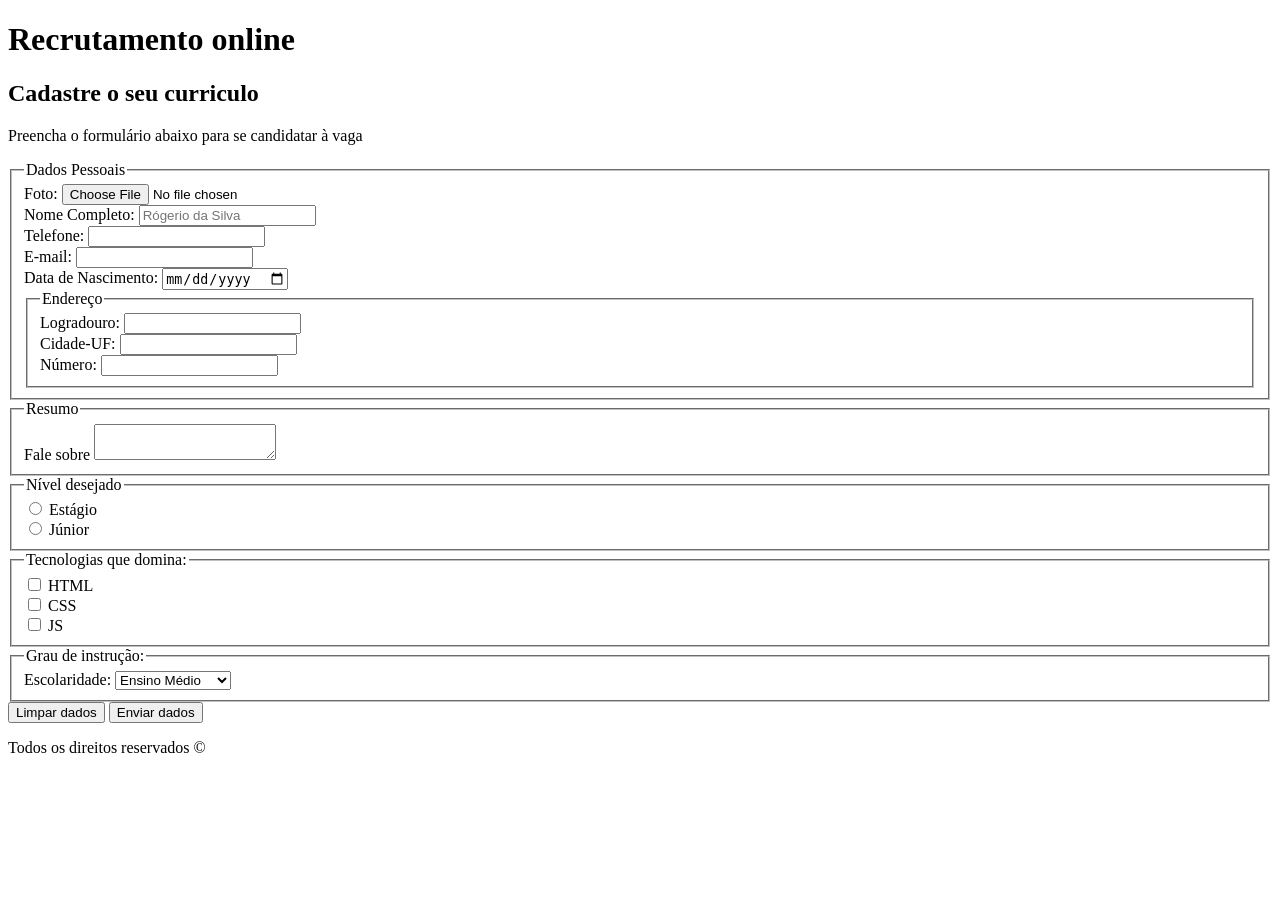
<file: Aula3/index.html>
<!DOCTYPE html>

<html lang ="pt-br"> 
       <head>
          <title>Recrutamento online</title>
          <meta charset="UTF-8" /> 
       </head>

    <body>

       <head>
          <h1>Recrutamento online</h1>
       </head>
       <main>
          <section>
             <h2>Cadastre o seu curriculo</h2>
               <form action="https://postman-echo.com/post" method="post" enctype="multipart/form-data">
                  <p>Preencha o formulário abaixo para se candidatar à vaga</p>


                  <fieldset>
                    <legend>Dados Pessoais</legend>
                    

                    <div>
                         <label for="foto_id">Foto:</label>
                         <input id="foto_id" name="foto" type="file" accept="image/*"/>
                    </div>
                    

                    <div>
                        <label for ="nome_id">Nome Completo:</label>
                        <input id="nome_id" name="nome" type="text" placeholder="Rógerio da Silva" />
                    </div>


                    <div>
                        <label for="telefone_id">Telefone:</label>
                        <input id="telefone_id" name="telefone" type="tel" required>
                    </div>


                    <div>
                        <label for="email_id">E-mail:</label>
                        <input id="email_id" name="email" type="email">
                    </div>


                    <div>
                        <label for="data_nasc_id">Data de Nascimento:</label>
                        <input id="data_nasc_id" name="data_nasc" type="date">
                    </div>



                      <fieldset>


                        <legend>Endereço</legend>

                      <div>
                        <label for="Logradouro_id">Logradouro:</label>
                        <input id="Logradouro_id" name="Logradouro" type="text">
                      </div>


                      <div>
                        <label for="cidade_id">Cidade-UF:</label>
                        <input id="cidade_id" name="cidade" type="text">
                      </div>


                      <div>
                        <label for="numero_id">Número:</label>
                        <input id="numero_id" name="numero" type="number">
                      </div>


                      </fieldset>
                  </fieldset> 



                      <fieldset>
                        <legend>Resumo</legend>
                        <div>
                            <label for ="resumo_id">Fale sobre </label>
                            <textarea id="resumo_id" name="resumo"></textarea>
                        </div>
                      </fieldset>


                      <fieldset>
                        <legend>Nível desejado</legend>
                        <div>
                            <input id="nivel_estagio_id" 
                                   name="nivel_estagio" 
                                   type="radio"
                                   value="estagio">
                            <label for="nivel_estagio_id">Estágio</label>
                        </div>

                        <div>
                            <input id="nivel_junior_id"
                                      name="nivel_junior" 
                                      type="radio"
                                      value="junior">
                            <label for="nivel_junior_id">Júnior</label>
                        </div>
                      </fieldset>

                      <fieldset>
                        <legend>Tecnologias que domina:</legend>

                        <div>
                            <input id="tec_html_id"
                                   name="tecnologias" 
                                   type="checkbox"
                                   value="html">
                            <label for="tec_html_id">HTML</label>
                        </div>

                        <div>
                            <input id="tec_css_id"
                                   name="tecnologias" 
                                   type="checkbox"
                                   value="css">
                            <label for="tec_css_id">CSS</label>
                        </div>

                        <div>
                            <input id="tec_js_id"
                                   name="tecnologias" 
                                   type="checkbox"
                                   value="js">
                            <label for="tec_js_id">JS</label>
                        </div>

                      </fieldset>


                      <fieldset>
                        <legend>Grau de instrução:</legend>
                        <div>
                            <label for="escolaridade_id">Escolaridade:</label>
                            <select id="escolaridade_id" name="escolaridade">
                                <option value="medio">Ensino Médio</option>
                                <option value="graduacao">Graduação</option>
                                <option value="pos">Pós-Graduação</option>
                            </select>
                        </div>
                      </fieldset>
                      
                       <div>
                        <button type="reset">Limpar dados</button>
                        <button type="submit">Enviar dados</button>
                       </div>
               </form>
          </section>
       </main>
       <footer>
          <p>Todos os direitos reservados &copy;</p>
       </footer>
    </body>
</html>
</file>
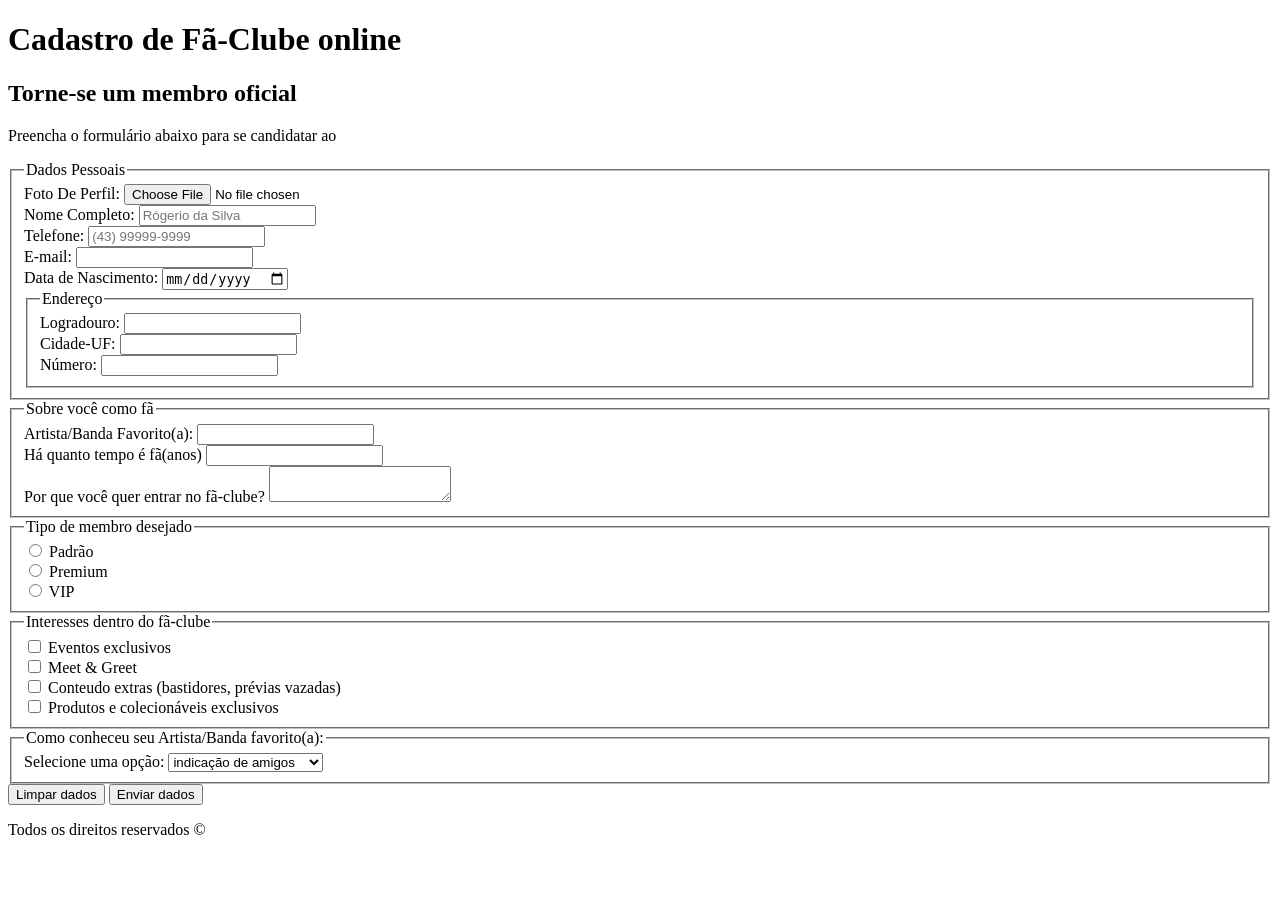
<file: Aula4/index.html>
<!DOCTYPE html>

<html lang ="pt-br"> 
       <head>
          <title>Cadastro de Fã-Clube online</title>
          <meta charset="UTF-8" /> 
       </head>

    <body>

       <header>
          <h1>Cadastro de Fã-Clube online</h1>
       </header>
       <main>
          <section>
             <h2>Torne-se um membro oficial</h2>
               <form action="https://postman-echo.com/post" method="post" enctype="multipart/form-data">
                  <p>Preencha o formulário abaixo para se candidatar ao</p>


                  <fieldset>
                    <legend>Dados Pessoais</legend>
                    

                    <div>
                         <label for="foto_id">Foto De Perfil:</label>
                         <input id="foto_id" name="foto" type="file" accept="image/*"/>
                    </div>
                    

                    <div>
                        <label for ="nome_id">Nome Completo:</label>
                        <input id="nome_id" name="nome" type="text" placeholder="Rógerio da Silva" />
                    </div>


                    <div>
                        <label for="telefone_id">Telefone:</label>
                        <input id="telefone_id" name="telefone" type="tel"
                               placeholder="(43) 99999-9999"
                               pattern="\(\d{2}\) \d{4,5}-\d{4}"
                               title="Formato esperado: (DD) 99999-9999"
                               required>
                    </div>


                    <div>
                        <label for="email_id">E-mail:</label>
                        <input id="email_id" name="email" type="email">
                    </div>


                    <div>
                        <label for="data_nasc_id">Data de Nascimento:</label>
                        <input id="data_nasc_id" name="data_nasc" type="date">
                    </div>



                      <fieldset>


                        <legend>Endereço</legend>

                      <div>
                        <label for="Logradouro_id">Logradouro:</label>
                        <input id="Logradouro_id" name="Logradouro" type="text">
                      </div>


                      <div>
                        <label for="cidade_id">Cidade-UF:</label>
                        <input id="cidade_id" name="cidade" type="text">
                      </div>


                      <div>
                        <label for="numero_id">Número:</label>
                        <input id="numero_id" name="numero" type="number">
                      </div>


                      </fieldset>
                  </fieldset> 



                      <fieldset>
                        <legend>Sobre você como fã</legend>

                        <div>
                            <label for="artista_id">Artista/Banda Favorito(a):</label>
                            <input id="artista_id" name="artista" type="text">
                        </div>

                        <div>
                            <label for="tempo_id">Há quanto tempo é fã(anos)</label>
                            <input id="tempo_id" name="tempo" type="number">
                        </div>

                        <div>
                            <label for="porque_id">Por que você quer entrar no fã-clube?</label>
                            <textarea id="porque_id" name="porque"></textarea>
                        </div>
                      </fieldset>


                      <fieldset>
                        <legend>Tipo de membro desejado</legend>
                        <div>
                            <input id="nivel_padrao_id" 
                                   name="tipo_membro" 
                                   type="radio"
                                   value="padrao">
                            <label for="nivel_padrao_id">Padrão</label>
                        </div>

                        <div>
                            <input id="nivel_premium_id"
                                      name="tipo_membro" 
                                      type="radio"
                                      value="premium">
                            <label for="nivel_premium_id">Premium</label>
                        </div>

                        <div>
                            <input id="nivel_vip_id"
                                      name="tipo_membro" 
                                      type="radio"
                                      value="vip">
                            <label for="nivel_vip_id">VIP</label>
                        </div>
                      </fieldset>


                      <fieldset>
                        <legend>Interesses dentro do fã-clube</legend>

                        <div>
                            <input id="eventos_exclusivos_id"
                                   name="interesses" 
                                   type="checkbox"
                                   value="exclusivos">
                            <label for="eventos_exclusivos_id">Eventos exclusivos</label>
                        </div>

                        <div>
                            <input id="meet_greet_id"
                                   name="interesses"
                                   type="checkbox"
                                   value="meet_greet">
                            <label for="meet_greet_id">Meet & Greet</label>
                        </div>

                        <div>
                            <input id="conteudo_extra_id"
                                   name="interesses"
                                   type="checkbox"
                                   value="conteudo_extra">
                            <label for="conteudo_extra_id">Conteudo extras (bastidores, prévias vazadas)</label>
                        </div>


                        <div>
                            <input id="produtos_colecionaveis_id"
                                   name="interesses"
                                   type="checkbox"
                                   value="produtos_colecionaveis">
                            <label for="produtos_colecionaveis_id">Produtos e colecionáveis exclusivos</label>
                        </div>

                      </fieldset>


                      <fieldset>
                        <legend>Como conheceu seu Artista/Banda favorito(a):</legend>
                        <div>
                            <label for="opcao_id">Selecione uma opção:</label>
                            <select id="opcao_id" name="descoberta">
                                <option value="amigos">indicação de amigos</option>
                                <option value="redes_sociais">redes sociais</option>
                                <option value="show">assistindo a um show</option>
                                <option value="streaming">plataforma de streams</option>
                                <option value="outros">outros</option>
                            </select>
                        </div>
                      </fieldset>
                      
                       <div>
                        <button type="reset">Limpar dados</button>
                        <button type="submit">Enviar dados</button>
                       </div>
               </form>
          </section>
       </main>
       <footer>
          <p>Todos os direitos reservados &copy;</p>
       </footer>
    </body>
</html>
</file>
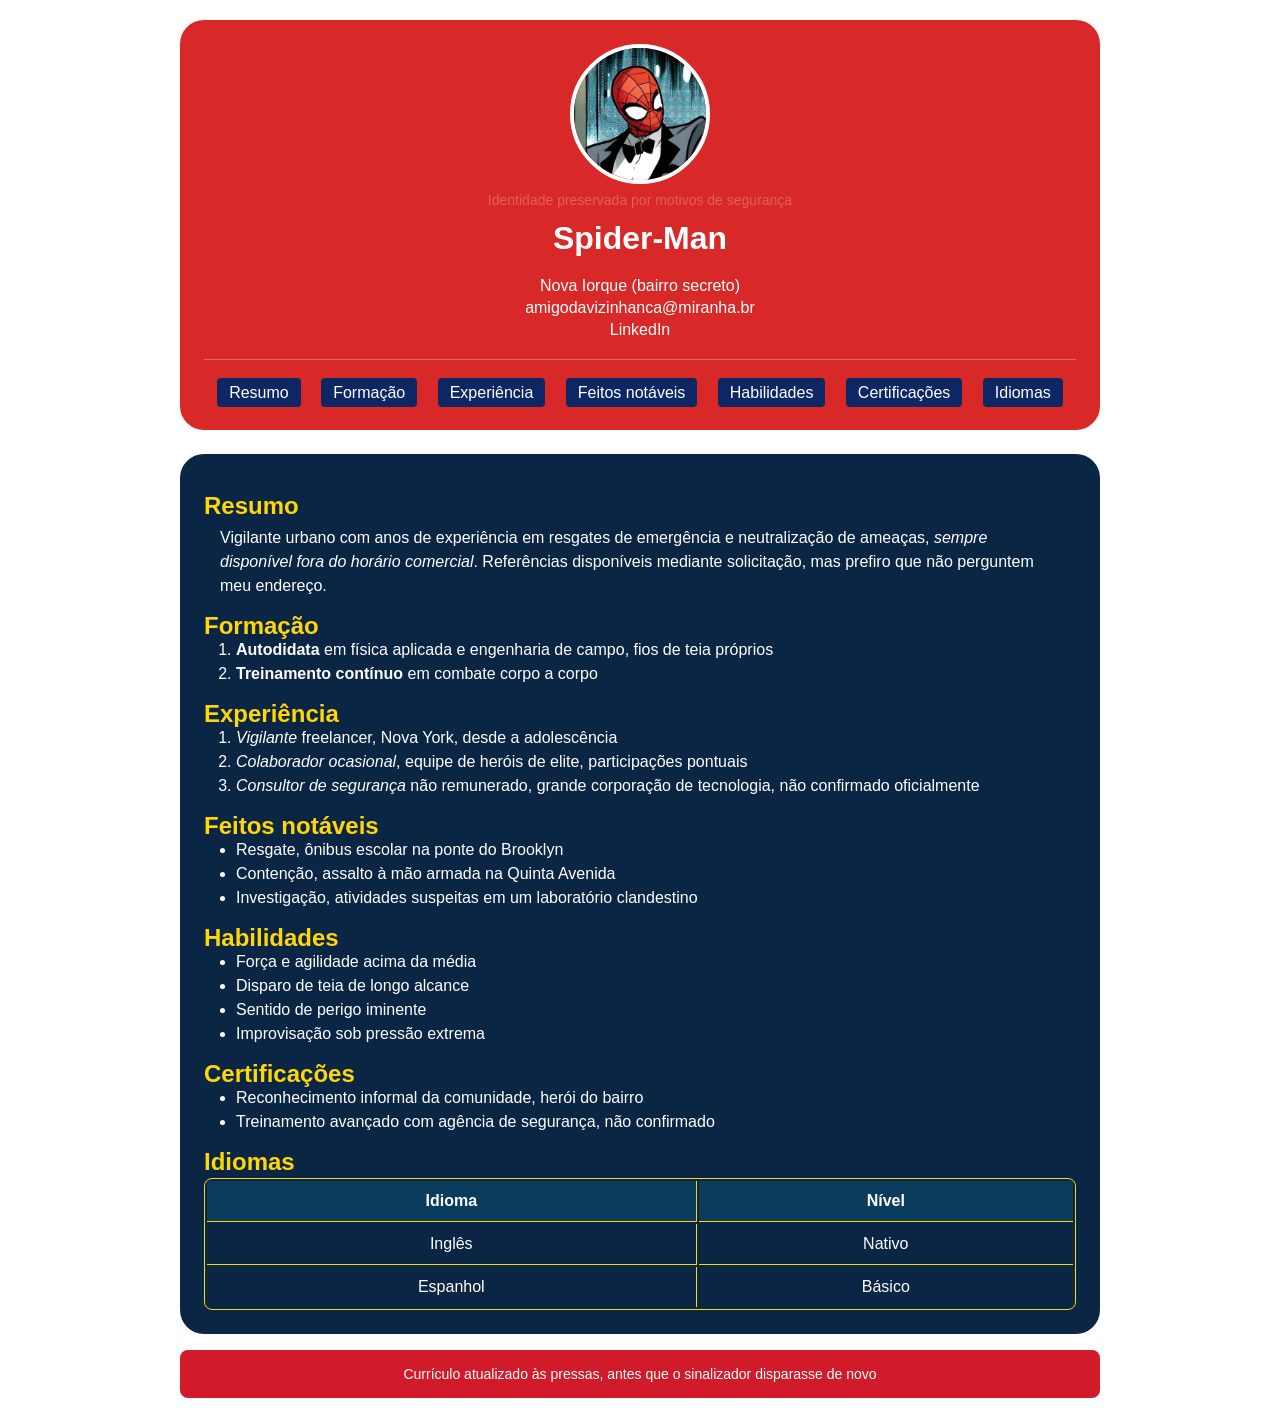
<file: Aula5/index.html>
<!DOCTYPE html>
<html lang="pt-br">
<head>
  <meta charset="UTF-8" />
  <meta name="viewport" content="width=device-width, initial-scale=1.0" />
  <title>Currículo Spider-Man</title>
  <link rel="stylesheet" href="./styles/global.css">
</head>
<body>
  <header>
    <figure>
      <img src="./imagens/miranha (1).jpg" alt="Foto de perfil, pessoa mascarada com traje vermelho e azul" />
      <figcaption>Identidade preservada por motivos de segurança</figcaption>
    </figure>
    <h1>Spider-Man</h1>
    <div class="header-info">
      <p>Nova Iorque (bairro secreto)</p>
      <p>
        <a href="mailto:amigodavizinhanca@miranha.br">amigodavizinhanca@miranha.br</a>
      </p>
      <p>
        <a href="https://www.linkedin.com/in/miranha/">LinkedIn</a>
      </p>
      <nav>
        <ul>
          <li><a href="#resumo">Resumo</a></li>
          <li><a href="#formacao">Formação</a></li>
          <li><a href="#experiencia">Experiência</a></li>
          <li><a href="#feitos">Feitos notáveis</a></li>
          <li><a href="#habilidades">Habilidades</a></li>
          <li><a href="#certificacoes">Certificações</a></li>
          <li><a href="#idiomas">Idiomas</a></li>
        </ul>
      </nav>
    </div>
  </header>

  <main>
    <section id="resumo">
      <h2>Resumo</h2>
      <p>
        Vigilante urbano com anos de experiência em resgates de emergência e neutralização de ameaças,
        <em>sempre disponível fora do horário comercial</em>. Referências disponíveis mediante solicitação,
        mas prefiro que não perguntem meu endereço.
      </p>
    </section>

    <section id="formacao">
      <h2>Formação</h2>
      <ol>
        <li><strong>Autodidata</strong> em física aplicada e engenharia de campo, fios de teia próprios</li>
        <li><strong>Treinamento contínuo</strong> em combate corpo a corpo</li>
      </ol>
    </section>

    <section id="experiencia">
      <h2>Experiência</h2>
      <ol>
        <li><em>Vigilante</em> freelancer, Nova York, desde a adolescência</li>
        <li><em>Colaborador ocasional</em>, equipe de heróis de elite, participações pontuais</li>
        <li><em>Consultor de segurança</em> não remunerado, grande corporação de tecnologia, não confirmado oficialmente</li>
      </ol>
    </section>

    <section id="feitos">
      <h2>Feitos notáveis</h2>
      <ul>
        <li>Resgate, ônibus escolar na ponte do Brooklyn</li>
        <li>Contenção, assalto à mão armada na Quinta Avenida</li>
        <li>Investigação, atividades suspeitas em um laboratório clandestino</li>
      </ul>
    </section>

    <section id="habilidades">
      <h2>Habilidades</h2>
      <ul>
        <li>Força e agilidade acima da média</li>
        <li>Disparo de teia de longo alcance</li>
        <li>Sentido de perigo iminente</li>
        <li>Improvisação sob pressão extrema</li>
      </ul>
    </section>

    <section id="certificacoes">
      <h2>Certificações</h2>
      <ul>
        <li>Reconhecimento informal da comunidade, herói do bairro</li>
        <li>Treinamento avançado com agência de segurança, não confirmado</li>
      </ul>
    </section>

    <section id="idiomas">
      <h2>Idiomas</h2>
      <table>
        <thead>
          <tr>
            <th scope="col">Idioma</th>
            <th scope="col">Nível</th>
          </tr>
        </thead>
        <tbody>
          <tr>
            <td>Inglês</td>
            <td>Nativo</td>
          </tr>
          <tr>
            <td>Espanhol</td>
            <td>Básico</td>
          </tr>
        </tbody>
      </table>
    </section>
  </main>

  <footer>
    <p>Currículo atualizado às pressas, antes que o sinalizador disparasse de novo</p>
  </footer>
</body>

</html>
</file>
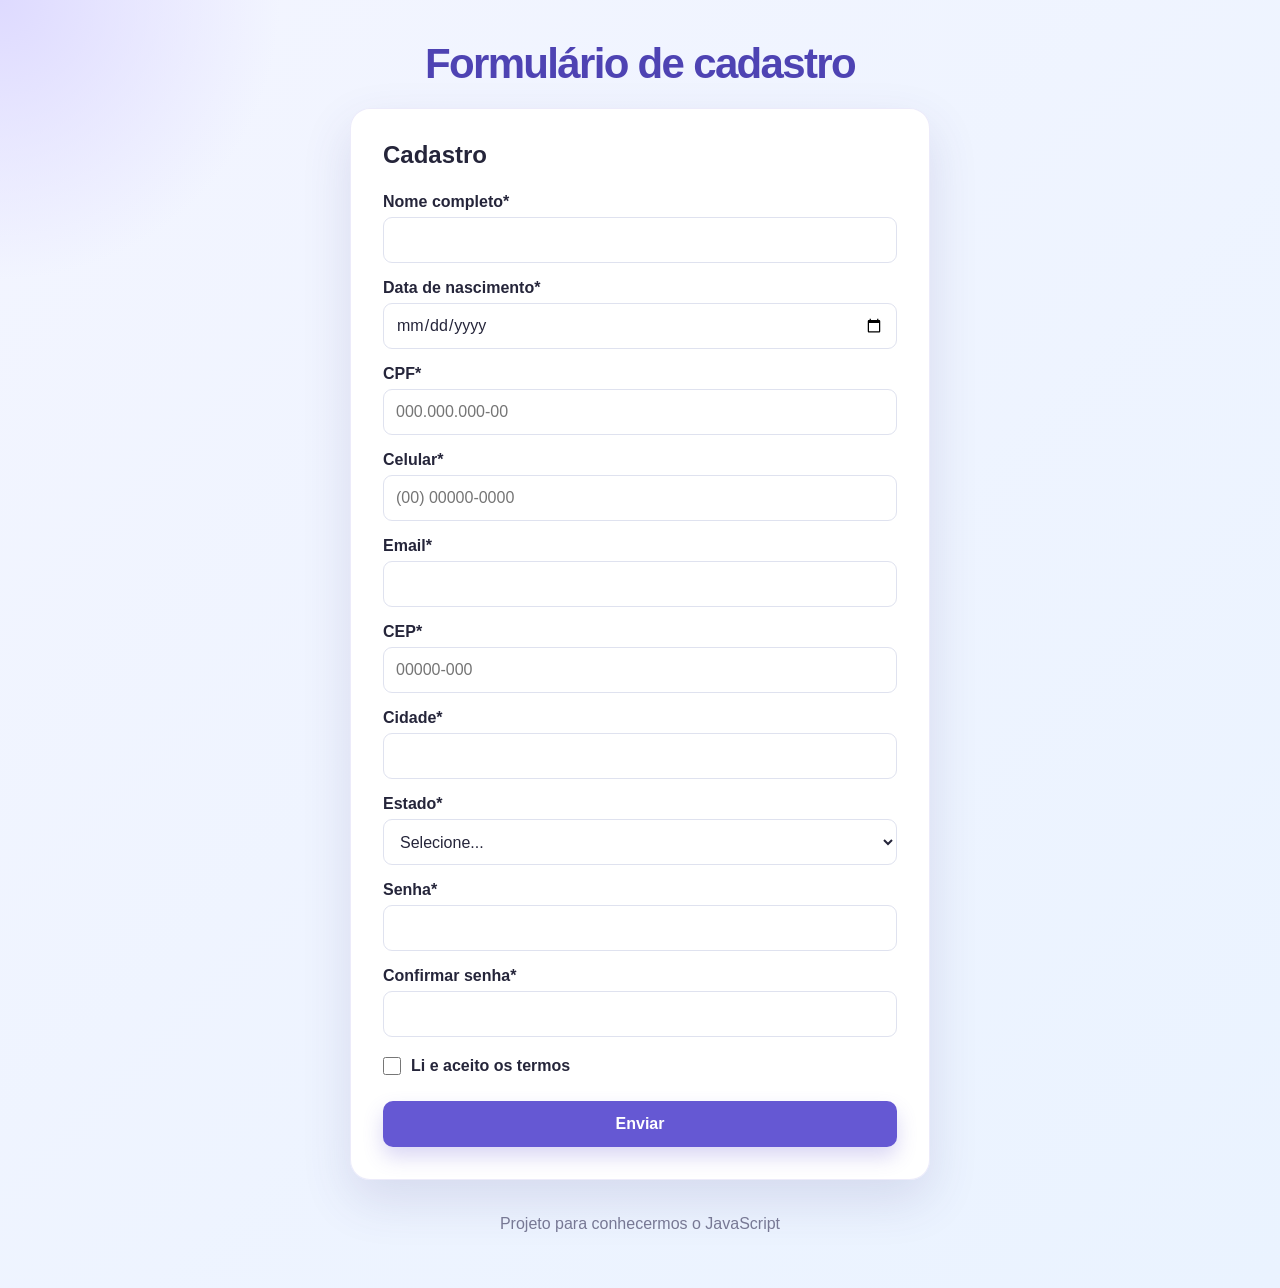
<file: Aula8/index.html>
<!DOCTYPE html>
<html lang="pt-BR">
<head>
  <meta charset="UTF-8">
  <meta name="viewport" content="width=device-width, initial-scale=1.0">
  <link rel="stylesheet" href="style.css">
  <script src="index.js" defer></script>
  <title>Formulário validado</title>
</head>
<body>
  <header>
    <h1>Formulário de cadastro</h1>
  </header>
  <main>
    <h2>Cadastro</h2>
    <form id="cadastro" novalidate>
      <label for="nome">Nome completo*</label>
      <input type="text" id="nome" autocomplete="name">
      <p id="erro-nome" class="oculto"></p>

      <label for="nascimento">Data de nascimento*</label>
      <input type="date" id="nascimento">
      <p id="erro-nascimento" class="oculto"></p>

      <label for="cpf">CPF*</label>
      <input type="text" id="cpf" placeholder="000.000.000-00" inputmode="numeric">
      <p id="erro-cpf" class="oculto"></p>

      <label for="celular">Celular*</label>
      <input type="text" id="celular" placeholder="(00) 00000-0000" inputmode="numeric">
      <p id="erro-celular" class="oculto"></p>

      <label for="email">Email*</label>
      <input type="email" id="email" autocomplete="email">
      <p id="erro-email" class="oculto"></p>

      <label for="cep">CEP*</label>
      <input type="text" id="cep" placeholder="00000-000" inputmode="numeric">
      <p id="erro-cep" class="oculto"></p>

      <label for="cidade">Cidade*</label>
      <input type="text" id="cidade">
      <p id="erro-cidade" class="oculto"></p>

      <label for="estado">Estado*</label>
      <select id="estado">
        <option value="">Selecione...</option>
        <option>AC</option><option>AL</option><option>AP</option><option>AM</option>
        <option>BA</option><option>CE</option><option>DF</option><option>ES</option>
        <option>GO</option><option>MA</option><option>MT</option><option>MS</option>
        <option>MG</option><option>PA</option><option>PB</option><option>PR</option>
        <option>PE</option><option>PI</option><option>RJ</option><option>RN</option>
        <option>RS</option><option>RO</option><option>RR</option><option>SC</option>
        <option>SP</option><option>SE</option><option>TO</option>
      </select>
      <p id="erro-estado" class="oculto"></p>

      <label for="senha">Senha*</label>
      <input type="password" id="senha" autocomplete="new-password">
      <p id="erro-senha" class="oculto"></p>

      <label for="confirmar-senha">Confirmar senha*</label>
      <input type="password" id="confirmar-senha" autocomplete="new-password">
      <p id="erro-confirmar-senha" class="oculto"></p>

      <label>
        <input type="checkbox" id="termos">
        Li e aceito os termos
      </label>
      <p id="erro-termos" class="oculto"></p>

      <button type="submit">Enviar</button>
      <p id="concluido" class="oculto"></p>
    </form>
  </main>
  <footer>
    <p>Projeto para conhecermos o JavaScript</p>
  </footer>
</body>
</html>
</file>
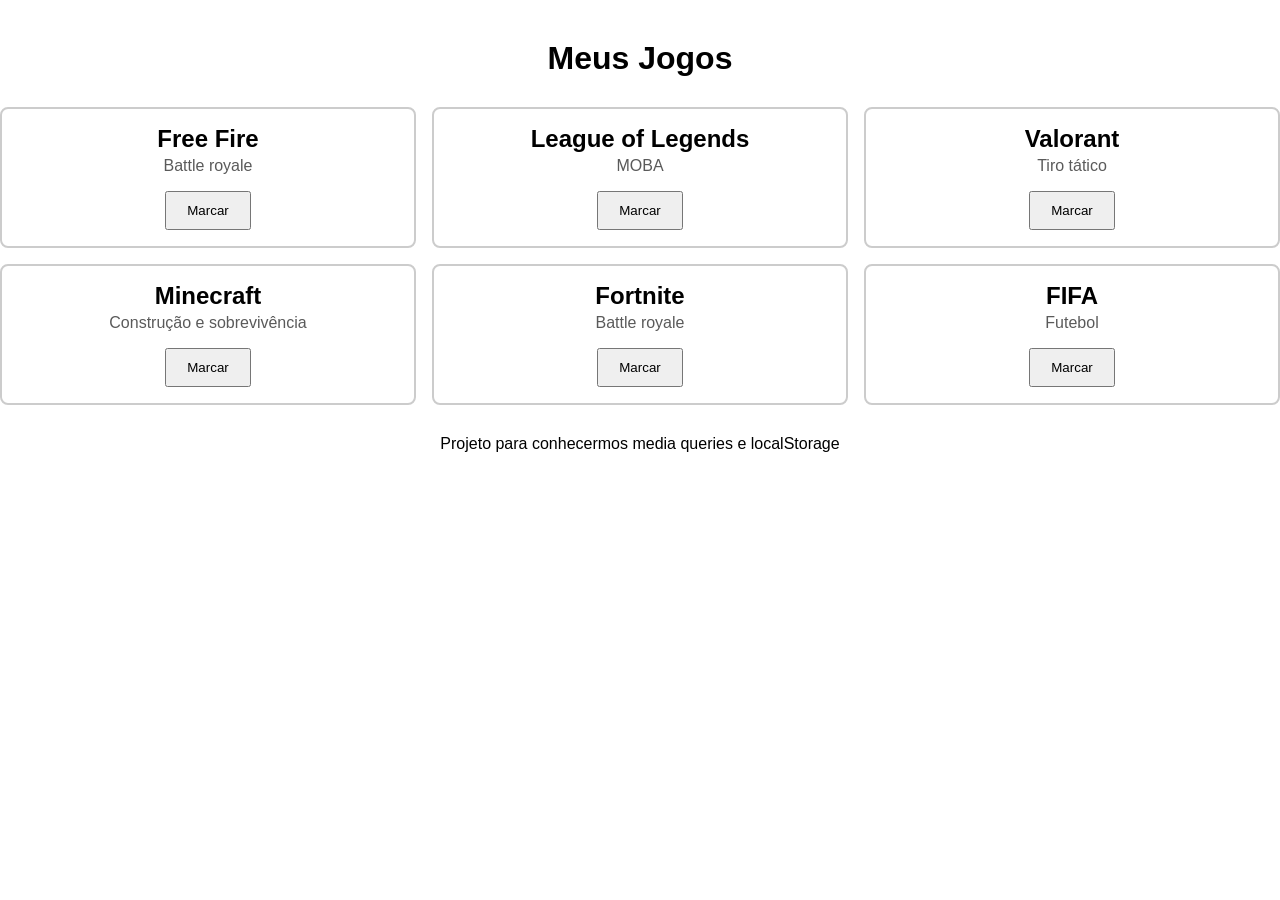
<file: Aula9/index.html>
<!DOCTYPE html>
<html lang="pt-BR">
<head>
  <meta charset="UTF-8">
  <meta name="viewport" content="width=device-width, initial-scale=1.0">
  <link rel="stylesheet" href="style.css">
  <script src="index.js" defer></script>
  <title>Meus Jogos</title>
</head>
<body>
  <header>
    <h1>Meus Jogos</h1>
  </header>
  <main>
    <section class="container-cards">

      <div class="card" id="free-fire">
        <h2>Free Fire</h2>
        <p>Battle royale</p>
        <button type="button" onclick="marcar('free-fire', 'Free Fire')">Marcar</button>
      </div>

      <div class="card" id="lol">
        <h2>League of Legends</h2>
        <p>MOBA</p>
        <button type="button" onclick="marcar('lol', 'League of Legends')">Marcar</button>
      </div>

      <div class="card" id="valorant">
        <h2>Valorant</h2>
        <p>Tiro tático</p>
        <button type="button" onclick="marcar('valorant', 'Valorant')">Marcar</button>
      </div>

      <div class="card" id="minecraft">
        <h2>Minecraft</h2>
        <p>Construção e sobrevivência</p>
        <button type="button" onclick="marcar('minecraft', 'Minecraft')">Marcar</button>
      </div>

      <div class="card" id="fortnite">
        <h2>Fortnite</h2>
        <p>Battle royale</p>
        <button type="button" onclick="marcar('fortnite', 'Fortnite')">Marcar</button>
      </div>

      <div class="card" id="fifa">
        <h2>FIFA</h2>
        <p>Futebol</p>
        <button type="button" onclick="marcar('fifa', 'FIFA')">Marcar</button>
      </div>

    </section>
  </main>
  <footer>
    <p>Projeto para conhecermos media queries e localStorage</p>
  </footer>
</body>
</html>
</file>
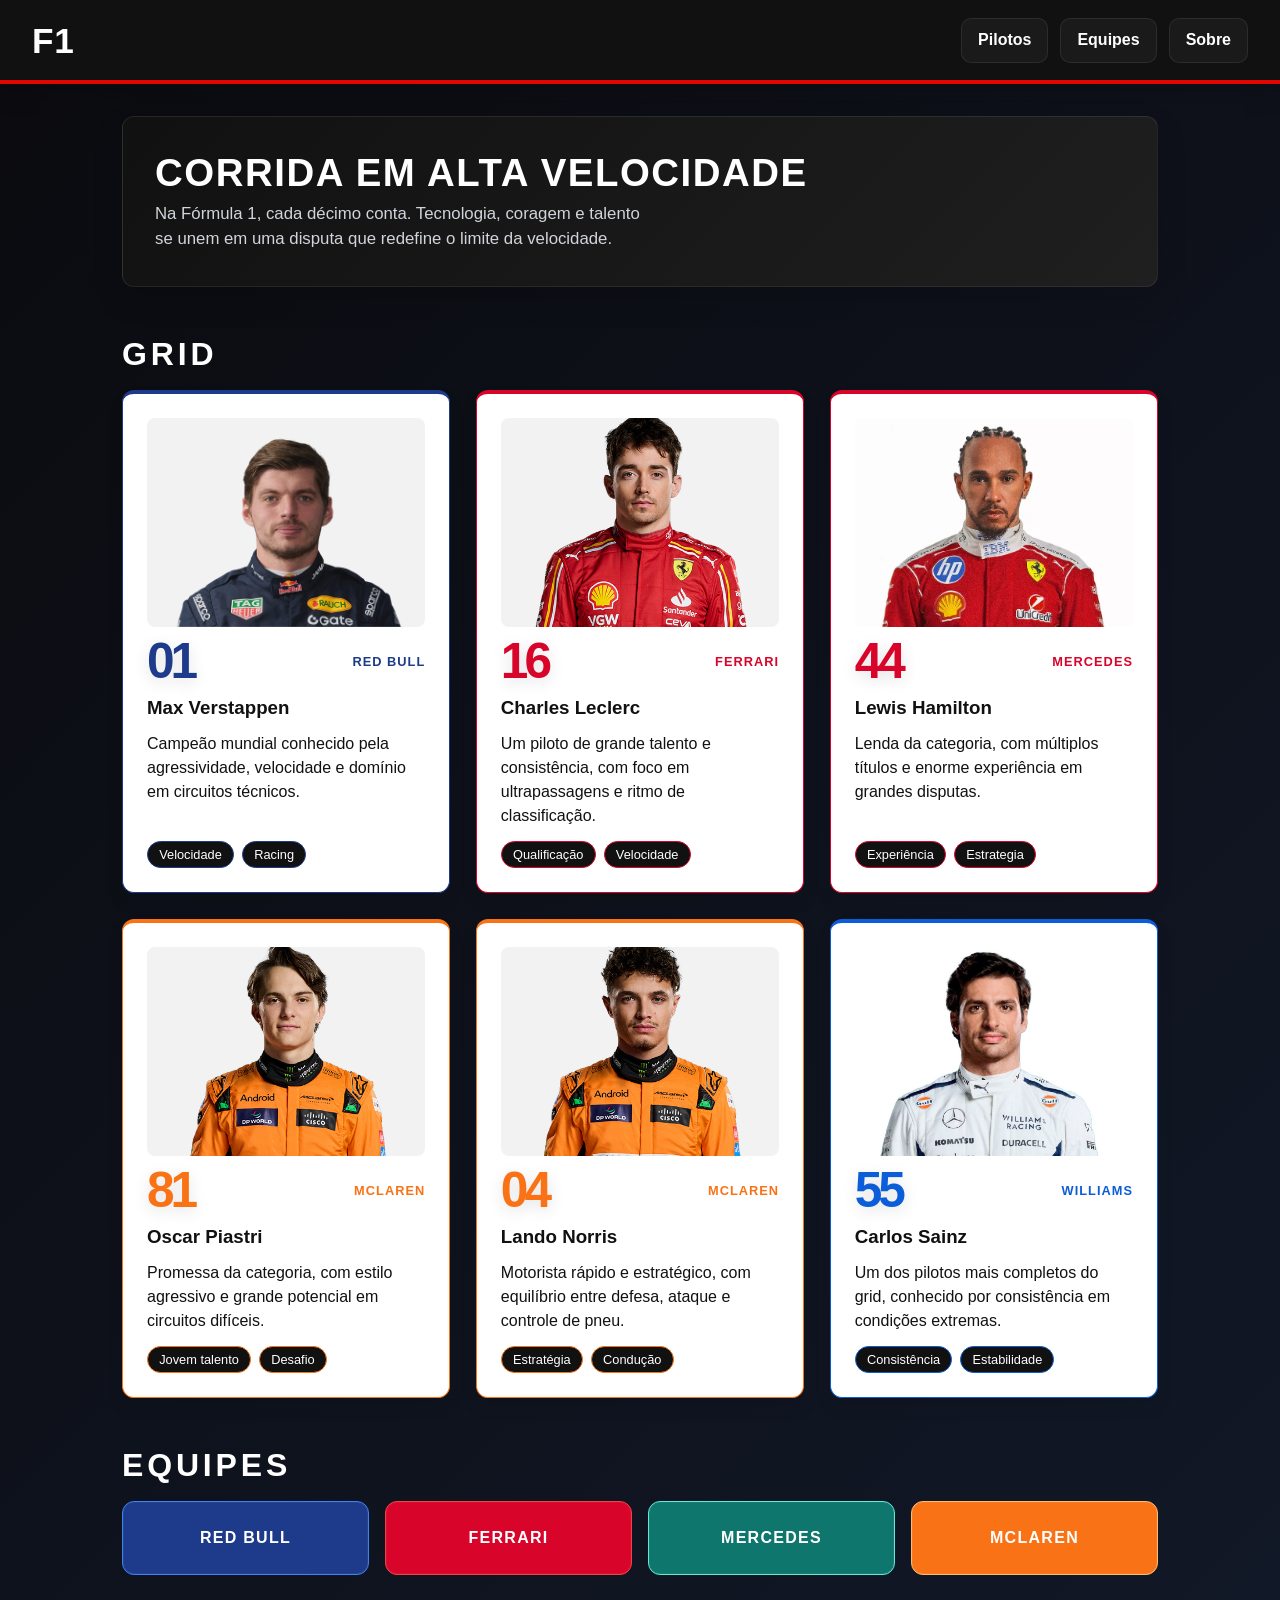
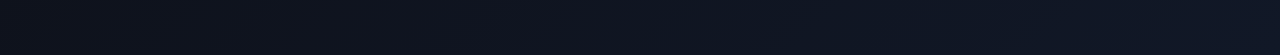
<file: Aula6/atividade/index.html>
<!DOCTYPE html>
<html lang="pt-br">
<head>
  <meta charset="UTF-8">
  <meta name="viewport" content="width=device-width, initial-scale=1.0">
  <link rel="stylesheet" href="./style.css">
  <title>Fórmula 1</title>
</head>
<body>
  <header class="cabecalho">
    <div class="cabecalho-principal">
      <h1 class="logo">F1</h1>
    </div>
    <nav class="menu">
      <a href="#modelos">Pilotos</a>
      <a href="#categorias">Equipes</a>
      <a href="#sobre">Sobre</a>
    </nav>
  </header>

  <main>
    <section class="destaque">
      <div class="destaque-texto">
        <h2>Corrida em alta velocidade</h2>
        <p>Na Fórmula 1, cada décimo conta. Tecnologia, coragem e talento se unem em uma disputa que redefine o limite da velocidade.</p>
      </div>
    </section>

    <section id="modelos">
      <h2>Grid</h2>
      <div class="grade-modelos">
        <article class="modelo">
          <img class="modelo-imagem" src="./imagens/verstapen.png" alt="Competidor de Fórmula 1 com capacete">
          <div class="cabecalho-modelo">
            <p class="modelo-nome">01</p>
            <span class="equipe">Red Bull</span>
          </div>
          <h3>Max Verstappen</h3>
          <p>Campeão mundial conhecido pela agressividade, velocidade e domínio em circuitos técnicos.</p>
          <div class="etiquetas"><span>Velocidade</span><span>Racing</span></div>
        </article>

        <article class="modelo">
          <img class="modelo-imagem leclerc" src="./imagens/leclerc.png" alt="Charles Leclerc">
          <div class="cabecalho-modelo">
            <p class="modelo-nome">16</p>
            <span class="equipe">Ferrari</span>
          </div>
          <h3>Charles Leclerc</h3>
          <p>Um piloto de grande talento e consistência, com foco em ultrapassagens e ritmo de classificação.</p>
          <div class="etiquetas"><span>Qualificação</span><span>Velocidade</span></div>
        </article>

        <article class="modelo">
          <img class="modelo-imagem" src="./imagens/hamilton-ferrari-2.webp" alt="Lewis Hamilton">
          <div class="cabecalho-modelo">
            <p class="modelo-nome">44</p>
            <span class="equipe">Mercedes</span>
          </div>
          <h3>Lewis Hamilton</h3>
          <p>Lenda da categoria, com múltiplos títulos e enorme experiência em grandes disputas.</p>
          <div class="etiquetas"><span>Experiência</span><span>Estrategia</span></div>
        </article>

        <article class="modelo">
          <img class="modelo-imagem piastri" src="./imagens/piastri_certo.png" alt="Oscar Piastri">
          <div class="cabecalho-modelo">
            <p class="modelo-nome">81</p>
            <span class="equipe">McLaren</span>
          </div>
          <h3>Oscar Piastri</h3>
          <p>Promessa da categoria, com estilo agressivo e grande potencial em circuitos difíceis.</p>
          <div class="etiquetas"><span>Jovem talento</span><span>Desafio</span></div>
        </article>

        <article class="modelo">
          <img class="modelo-imagem norris" src="./imagens/norris.png" alt="Lando Norris">
          <div class="cabecalho-modelo">
            <p class="modelo-nome">04</p>
            <span class="equipe">McLaren</span>
          </div>
          <h3>Lando Norris</h3>
          <p>Motorista rápido e estratégico, com equilíbrio entre defesa, ataque e controle de pneu.</p>
          <div class="etiquetas"><span>Estratégia</span><span>Condução</span></div>
        </article>

        <article class="modelo">
          <img class="modelo-imagem" src="./imagens/carlos-sainz-williams.jpg" alt="Carlos Sainz">
          <div class="cabecalho-modelo">
            <p class="modelo-nome">55</p>
            <span class="equipe">Williams</span>
          </div>
          <h3>Carlos Sainz</h3>
          <p>Um dos pilotos mais completos do grid, conhecido por consistência em condições extremas.</p>
          <div class="etiquetas"><span>Consistência</span><span>Estabilidade</span></div>
        </article>
      </div>
    </section>

    <section id="categorias">
      <h2>Equipes</h2>
      <div class="linha-categorias">
        <div class="categoria">Red Bull</div>
        <div class="categoria">Ferrari</div>
        <div class="categoria">Mercedes</div>
        <div class="categoria">McLaren</div>
      </div>
    </section>
  </main>

</body>
</html>
</file>
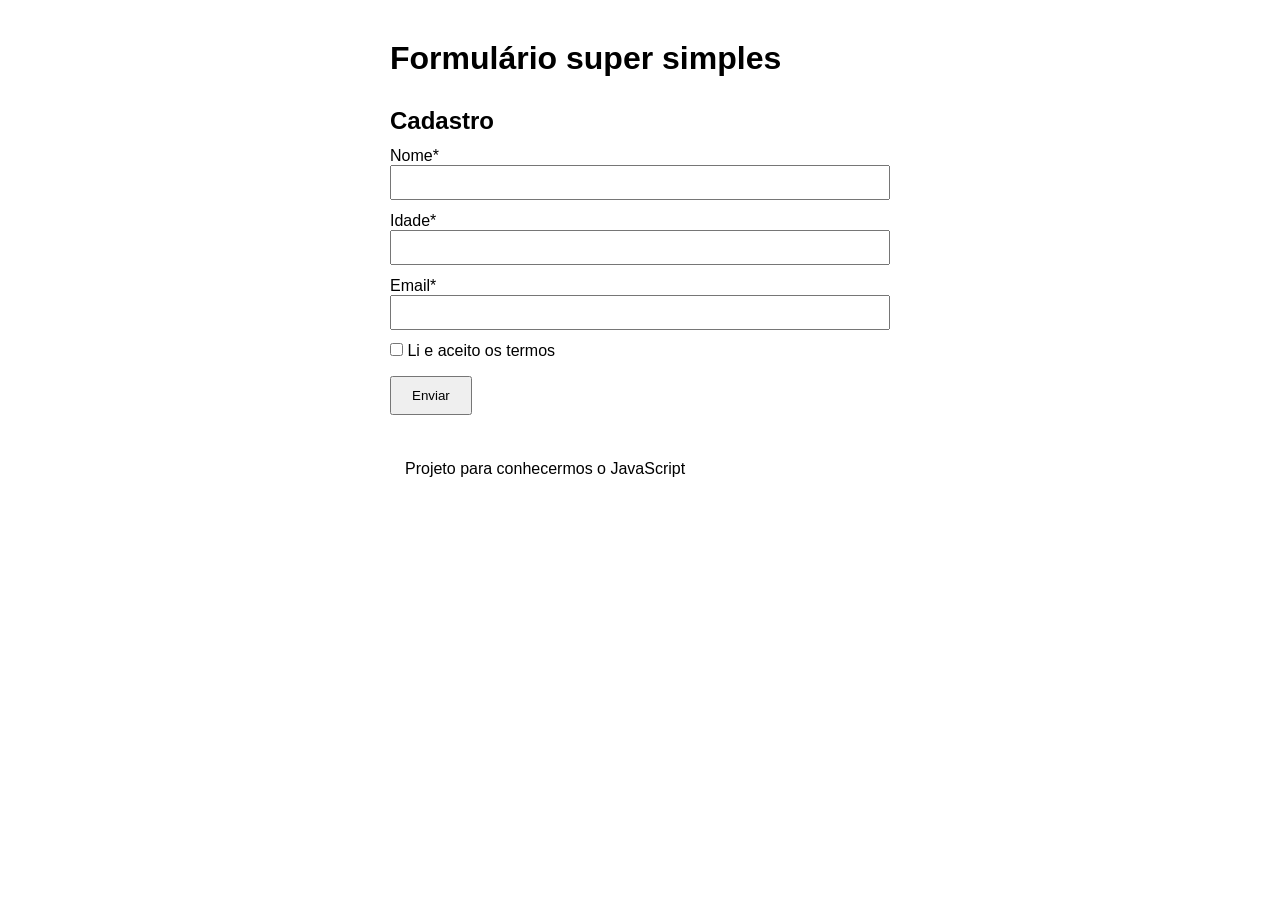
<file: Aula7/index (1).html>
<!DOCTYPE html>
<html lang="pt-br">
<head>
  <meta charset="UTF-8">
  <meta name="viewport" content="width=device-width, initial-scale=1.0">
  <title>Aprendendo JavaScript</title>
  <link rel="stylesheet" href="./styles/global.css">
  <script src="./scripts/index (3).js" defer></script>
</head>
<body>
  <header>
    <h1>Formulário super simples</h1>
  </header>

  <main>
    <h2>Cadastro</h2>
    <form id="cadastro">

      <label for="nome">Nome*</label>
      <input type="text" id="nome">
      <p id="erro-nome" class="oculto"></p>

      <label for="idade">Idade*</label>
      <input type="number" id="idade">
      <p id="erro-idade" class="oculto"></p>

      <label for="email">Email*</label>
      <input type="email" id="email">
      <p id="erro-email" class="oculto"></p>

      <label for="termos">
        <input type="checkbox" id="termos">
        <span>Li e aceito os termos</span>
      </label>
      <p id="erro-termos" class="oculto"></p>

      <button type="submit" onclick="executar(event)">Enviar</button>
      <p id="concluido" class="oculto"></p>

    </form>
  </main>

  <footer>
    <p>Projeto para conhecermos o JavaScript</p>
  </footer>
</body>
</html>
</file>
<file: Aula5/styles/global.css>
* {
    margin: 0;
    padding: 0;
    box-sizing: border-box;
}

body {
    font-size: 16px;
    font-family: Arial, Helvetica, sans-serif;
    color:black;
    background-color: #ffffff;
    padding: 1.25rem;
    max-width: 60rem;
    margin: auto;
}

header {
    background-color: #d82828;
    color:#ffffff;
    padding: 1.5rem;
    border-radius: 1.5rem;
    text-align: center;
}

header img {
    width: 8.75rem;
    height: 8.75rem;
    border-radius: 50%;
    border: 0.25rem solid #ffffff;
}

header figcaption {
    font-size: 0.875rem;
    opacity: 0.25;
    margin-top: 0.25rem;
}

header h1 {
    margin-top: 0.75rem;
    font-size: 2rem;
}

.header-info {
    margin-top: 1.25rem;
}

header p {
    margin-top: 0.25rem;
}

header a {
    color: inherit;
    text-decoration: none;
}

header a:hover {
    opacity: 0.8;
    cursor: pointer;
    color: #66aedf;
    transition: 0.5s;
}

nav {
    margin-top: 1.25rem;
    padding-top: 1.25rem;
    border-top: 0.0625rem solid rgba(255, 255, 255, 0.3);
}

nav ul {
   list-style: none;
}

nav li {
    display: inline-block;
    margin: 0.25rem 0.5rem;
}

nav a {
    background-color: #0c2763;
    padding: 0.375rem 0.75rem;
    border-radius: 0.25rem;
    margin-top: 0.25rem;
}

main {
    padding: 1.5rem;
    color: #ffffff;
    background-color: #0b2545; 
    margin-top: 1.5rem;
    border-radius: 1.5rem;
}

section {
    margin-top: 1rem;
    line-height: 1.5rem;
}

section h2 {
    color: #ffd607;
}

section p {
    margin: 0.5rem 1rem;
}

section ul,
section ol {
    margin-left: 1rem;
    padding-left: 1rem;
}

table {
    width: 100%;
    margin-top: 0.25rem;
    border: 0.00275rem solid #ffd607;
    border-radius: 0.5rem;
}

table th {
    background-color: #0b3c5d;
}


table th,
table td {
    padding: 0.5rem;
    text-align: center;
    border-right: 0.00275rem solid #ffd607;
    border-bottom: 0.00275rem solid #ffd607;
}

table th:last-child,
table td:last-child {
    border-right: none;
}

table tr:last-child td {
    border-bottom: none;
}

footer {
    margin-top: 1rem;
    font-size: 0.875rem;
    text-align: center;
    color: #ffffff;
    background-color: #d11a2a;
    padding: 1rem;
    border-radius: 0.5rem;
}
</file>
<file: Aula8/style.css>
* {
  margin: 0;
  padding: 0;
  box-sizing: border-box;
}

:root {
  --primaria: #6558d3;
  --primaria-escura: #4e43b3;
  --fundo: #f3f5ff;
  --branco: #ffffff;
  --texto: #25253a;
  --borda: #dfe2ef;
  --erro: #b42318;
  --erro-fundo: #fff0ef;
  --sucesso: #246b43;
  --sucesso-fundo: #eaf8ef;
}

html {
  font-size: 62.5%;
}

body {
  min-height: 100vh;
  font-family: "Segoe UI", Arial, sans-serif;
  font-size: 1.6rem;
  color: var(--texto);
  background:
    radial-gradient(circle at top left, #dedaff 0, transparent 28rem),
    linear-gradient(135deg, var(--fundo), #eaf3ff);
  padding: 4rem 2rem;
}

header,
main,
footer {
  width: min(58rem, 100%);
  margin-inline: auto;
}

header {
  margin-bottom: 2rem;
  text-align: center;
}

header h1 {
  color: var(--primaria-escura);
  font-size: clamp(2.8rem, 5vw, 4.2rem);
  letter-spacing: -0.04em;
}

main {
  padding: 3.2rem;
  background: rgba(255, 255, 255, 0.96);
  border: 1px solid rgba(101, 88, 211, 0.12);
  border-radius: 2rem;
  box-shadow: 0 2rem 5rem rgba(72, 67, 135, 0.14);
}

main h2 {
  margin-bottom: 2.4rem;
  font-size: 2.4rem;
}

label {
  display: block;
  margin-top: 1.6rem;
  margin-bottom: 0.6rem;
  font-weight: 700;
}

input,
select {
  width: 100%;
  min-height: 4.6rem;
  padding: 1.1rem 1.2rem;
  color: var(--texto);
  background: var(--branco);
  border: 1.5px solid var(--borda);
  border-radius: 0.9rem;
  font: inherit;
  outline: none;
  transition: border-color 0.2s ease, box-shadow 0.2s ease, background 0.2s ease;
}

input:focus,
select:focus {
  border-color: var(--primaria);
  box-shadow: 0 0 0 4px rgba(101, 88, 211, 0.12);
}

label:has(input[type="checkbox"]) {
  display: flex;
  align-items: center;
  gap: 1rem;
  margin-top: 2rem;
  cursor: pointer;
}

input[type="checkbox"] {
  width: 1.8rem;
  min-height: 1.8rem;
  accent-color: var(--primaria);
}

button {
  width: 100%;
  margin-top: 2rem;
  padding: 1.4rem 2rem;
  color: var(--branco);
  background: var(--primaria);
  border: none;
  border-radius: 1rem;
  font: inherit;
  font-weight: 800;
  cursor: pointer;
  box-shadow: 0 1rem 2rem rgba(101, 88, 211, 0.24);
  transition: transform 0.15s ease, background 0.15s ease, box-shadow 0.15s ease;
}

button:hover {
  background: var(--primaria-escura);
  box-shadow: 0 1.2rem 2.4rem rgba(101, 88, 211, 0.3);
  transform: translateY(-2px);
}

button:active {
  transform: translateY(0);
}

button:focus-visible {
  outline: 3px solid rgba(101, 88, 211, 0.35);
  outline-offset: 3px;
}

footer {
  margin-top: 2rem;
  text-align: center;
  color: #777894;
}

footer p {
  padding: 1.5rem;
}

.oculto {
  display: none;
}

.erro {
  color: var(--erro);
  background: var(--erro-fundo);
  border: 1px solid #ffd2cf;
}

.sucesso {
  color: var(--sucesso);
  background: var(--sucesso-fundo);
  border: 1px solid #bae8cb;
}

.campo-invalido {
  border: 2px solid var(--erro);
  background: #fffafa;
}

p.erro,
#concluido {
  margin-top: 0.7rem;
  padding: 0.8rem 1rem;
  border-radius: 0.7rem;
  font-size: 1.4rem;
  font-weight: 600;
}

@media (max-width: 600px) {
  body {
    padding: 2rem 1.2rem;
  }

  main {
    padding: 2.2rem 1.6rem;
    border-radius: 1.4rem;
  }
}
</file>
<file: Aula9/style.css>
* {
  margin: 0;
  padding: 0;
  box-sizing: border-box;
}

html {
  font-size: 62.5%;
}

body {
  font-family: Arial, sans-serif;
  font-size: 1.6rem;
  margin: 4rem auto;
}

h1 {
  text-align: center;
}

main {
  margin-top: 3rem;
}

footer {
  margin-top: 3rem;
  text-align: center;
}

button {
  padding: 1rem 2rem;
  margin-top: 1.6rem;
}

.container-cards {
  display: grid;
  grid-template-columns: 1fr;
  gap: 1.6rem;
}

@media (min-width: 768px) {
  .container-cards {
    grid-template-columns: 1fr 1fr;
  }
}

@media (min-width: 992px) {
  .container-cards {
    grid-template-columns: 1fr 1fr 1fr;
  }
}

.card {
  padding: 1.6rem;
  border: 0.2rem solid #cccccc;
  border-radius: 0.8rem;
  text-align: center;
}

.card p {
  margin-top: 0.4rem;
  color: #5a5a5a;
}

.marcado {
  border-color: #0d35de;
  background-color: #e9ecf5;
}
</file>
<file: Aula6/atividade/style.css>
* {
  margin: 0;
  padding: 0;
  box-sizing: border-box;
}

body {
  font-family: "Segoe UI", Tahoma, sans-serif;
  background: linear-gradient(135deg, #0b0b0f 0%, #111827 100%);
  color: #f3f4f6;
  line-height: 1.5;
}

h1, h2, h3 {
  line-height: 1.2;
}

/* FLEX: cabeçalho e menu */
.cabecalho {
  display: flex;
  justify-content: space-between;
  align-items: center;
  flex-wrap: wrap;
  gap: 1rem;
  padding: 1.1rem 2rem;
  background-color: #111111;
  border-bottom: 4px solid #e10600;
  color: #ffffff;
  box-shadow: 0 8px 25px rgba(0, 0, 0, 0.18);
}

.cabecalho-principal {
  display: flex;
  align-items: center;
  gap: 1rem;
}

.logo {
  font-size: 2.2rem;
  letter-spacing: 0.02em;
  text-transform: uppercase;
  font-weight: 900;
  font-family: "Arial Black", Impact, sans-serif;
  line-height: 1;
}

.menu {
  display: flex;
  gap: 0.75rem;
  align-items: center;
}

.menu a {
  color: #ffffff;
  text-decoration: none;
  font-weight: 600;
  text-transform: none;
  letter-spacing: normal;
  padding: 0.6rem 1rem;
  border-radius: 10px;
  background: rgba(255, 255, 255, 0.04);
  border: 1px solid rgba(255, 255, 255, 0.08);
  transition: background 0.2s ease, color 0.2s ease, transform 0.2s ease;
}

.menu a:hover {
  background: rgba(225, 6, 0, 0.12);
  color: #ff2d2d;
  transform: translateY(-1px);
}

.menu a:hover {
  color: #ff2d2d;
}

/* Conteúdo geral */
main {
  max-width: 1100px;
  margin: 0 auto;
  padding: 2rem;
}

main section {
  margin-bottom: 3rem;
}

main h2 {
  font-size: 2rem;
  margin-bottom: 1rem;
  color: #ffffff;
  text-transform: uppercase;
  letter-spacing: 0.12em;
  font-weight: 800;
  font-family: "Arial Black", Impact, sans-serif;
}

/* FLEX: destaque */
.destaque {
  display: flex;
  align-items: center;
  gap: 2rem;
  padding: 2.2rem 2rem;
  background: linear-gradient(135deg, #111111 0%, #1f1f1f 100%);
  color: #ffffff;
  border-radius: 0.75rem;
  border: 1px solid rgba(255, 255, 255, 0.08);
  box-shadow: 0 12px 30px rgba(0, 0, 0, 0.15);
}

.destaque-texto h2 {
  margin-bottom: 0.5rem;
  font-size: clamp(2rem, 3vw, 3rem);
  line-height: 1.05;
  letter-spacing: 0.04em;
  text-transform: uppercase;
  color: #ffffff;
  font-family: "Arial Black", Impact, sans-serif;
}

.destaque-texto p {
  max-width: 52ch;
  color: #d1d5db;
  font-size: 1.05rem;
}

/* GRID: modelos */
.grade-modelos {
  display: grid;
  grid-template-columns: repeat(auto-fit, minmax(280px, 1fr));
  gap: 1.6rem;
}

.modelo {
  display: flex;
  flex-direction: column;
  gap: 0.8rem;
  padding: 1.5rem;
  background-color: #ffffff;
  border: 1px solid #d4d4d4;
  border-top: 4px solid #e10600;
  border-radius: 0.75rem;
  color: #111111;
  transition: transform 0.2s ease, box-shadow 0.2s ease;
  cursor: pointer;
  box-shadow: 0 10px 18px rgba(0, 0, 0, 0.08);
}

.modelo:hover {
  transform: translateY(-4px);
  box-shadow: 0 14px 20px rgba(0, 0, 0, 0.12);
}

.modelo:nth-child(1) { border-color: #1e3a8a; border-top-color: #1e3a8a; }
.modelo:nth-child(2) { border-color: #d90429; border-top-color: #d90429; }
.modelo:nth-child(3) { border-color: #d90429; border-top-color: #d90429; }
.modelo:nth-child(4) { border-color: #f97316; border-top-color: #f97316; }
.modelo:nth-child(5) { border-color: #f97316; border-top-color: #f97316; }
.modelo:nth-child(6) { border-color: #0b5ed7; border-top-color: #0b5ed7; }
.modelo-imagem {
  width: 100%;
  aspect-ratio: 4 / 3;
  height: auto;
  object-fit: cover;
  object-position: center;
  display: block;
  border-radius: 0.5rem;
  background-color: #f2f2f2;
}

.piastri {
  object-position: center 18%;
}

.norris {
  object-position: center 24%;
}

.leclerc {
  object-position: center 18%;
}

.cabecalho-modelo {
  display: flex;
  align-items: center;
  justify-content: space-between;
  gap: 0.75rem;
}

.modelo-nome {
  font-size: 3.1rem;
  font-weight: 900;
  line-height: 0.9;
  letter-spacing: -0.08em;
  color: #d4d4d4;
  text-shadow: 0 4px 16px rgba(0, 0, 0, 0.12);
}

.equipe {
  font-size: 0.8rem;
  font-weight: 700;
  letter-spacing: 0.08em;
  text-transform: uppercase;
  color: #e10600;
}

.modelo:nth-child(1) .modelo-nome,
.modelo:nth-child(1) .equipe { color: #1e3a8a; }
.modelo:nth-child(2) .modelo-nome,
.modelo:nth-child(2) .equipe { color: #d90429; }
.modelo:nth-child(3) .modelo-nome,
.modelo:nth-child(3) .equipe { color: #d90429; }
.modelo:nth-child(4) .modelo-nome,
.modelo:nth-child(4) .equipe { color: #f97316; }
.modelo:nth-child(5) .modelo-nome,
.modelo:nth-child(5) .equipe { color: #f97316; }
.modelo:nth-child(6) .modelo-nome,
.modelo:nth-child(6) .equipe { color: #0b5ed7; }

.modelo p:not(.modelo-nome) {
  flex-grow: 1;
}

/* FLEX: etiquetas */
.etiquetas {
  display: flex;
  flex-wrap: wrap;
  gap: 0.5rem;
}

.etiquetas span {
  padding: 0.2rem 0.7rem;
  font-size: 0.8rem;
  background-color: #111111;
  color: #ffffff;
  border: 1px solid transparent;
  border-radius: 999px;
}

.modelo:nth-child(1) .etiquetas span { border-color: #1e3a8a; }
.modelo:nth-child(2) .etiquetas span { border-color: #d90429; }
.modelo:nth-child(3) .etiquetas span { border-color: #d90429; }
.modelo:nth-child(4) .etiquetas span { border-color: #f97316; }
.modelo:nth-child(5) .etiquetas span { border-color: #f97316; }
.modelo:nth-child(6) .etiquetas span { border-color: #0b5ed7; }

/* FLEX: categorias */
.linha-categorias {
  display: flex;
  gap: 1rem;
}

.categoria {
  flex: 1;
  padding: 1.5rem 1rem;
  text-align: center;
  font-weight: 800;
  letter-spacing: 0.08em;
  text-transform: uppercase;
  color: #ffffff;
  background-color: #111111;
  border-radius: 0.75rem;
  border: 1px solid transparent;
  transition: transform 0.2s ease, box-shadow 0.2s ease;
  cursor: pointer;
  font-family: "Arial Black", Impact, sans-serif;
  box-shadow: inset 0 0 0 1px rgba(255, 255, 255, 0.04);
}

.categoria:hover {
  transform: translateY(-4px);
  box-shadow: 0 10px 18px rgba(0, 0, 0, 0.14);
}

.categoria:nth-child(1) { background-color: #1e3a8a; border-color: #3b82f6; }
.categoria:nth-child(2) { background-color: #d90429; border-color: #ef4444; }
.categoria:nth-child(3) { background-color: #0f766e; border-color: #5eead4; }
.categoria:nth-child(4) { background-color: #f97316; border-color: #fdba74; }

/* Rodapé */
.rodape {
  display: flex;
  justify-content: space-between;
  flex-wrap: wrap;
  gap: 0.5rem;
  padding: 1.5rem 2rem;
  font-size: 0.9rem;
  background-color: #000000;
  color: #d4d4d4;
}

/* Telas pequenas */
@media (max-width: 700px) {
  .destaque,
  .linha-categorias {
    flex-direction: column;
  }

  .destaque-numero {
    font-size: 5rem;
  }

  .cabecalho,
  .rodape {
    justify-content: center;
    text-align: center;
  }
}
</file>
<file: Aula7/styles/global.css>
* {
  box-sizing: border-box;
  margin: 0;
  padding: 0;
}

html {
  font-size: 62.5%;
}

body {
  font-family: Arial, sans-serif;
  font-size: 1.6rem;
  max-width: 50rem;
  margin: 4rem auto;
}

main {
  margin-top: 3rem;
}

footer {
  margin-top: 3rem;
}

footer p {
  margin-top: 1rem;
  padding: 1.5rem;
}

label {
  display: block;
  margin-top: 1.2rem;
}

input[type="text"], 
input[type="number"],
input[type="email"] {
  padding: 0.8rem;
  width: 100%;
}

button {
  padding: 1rem 2rem;
  margin-top: 1.6rem;
}

.oculto {
  display: none;
}

.sucesso {
  background-color: #ffe08a;
  font-weight: bold;
}

.erro {
  color: #8a1c1c;
  background-color: #ffe6e6;
}
</file>
